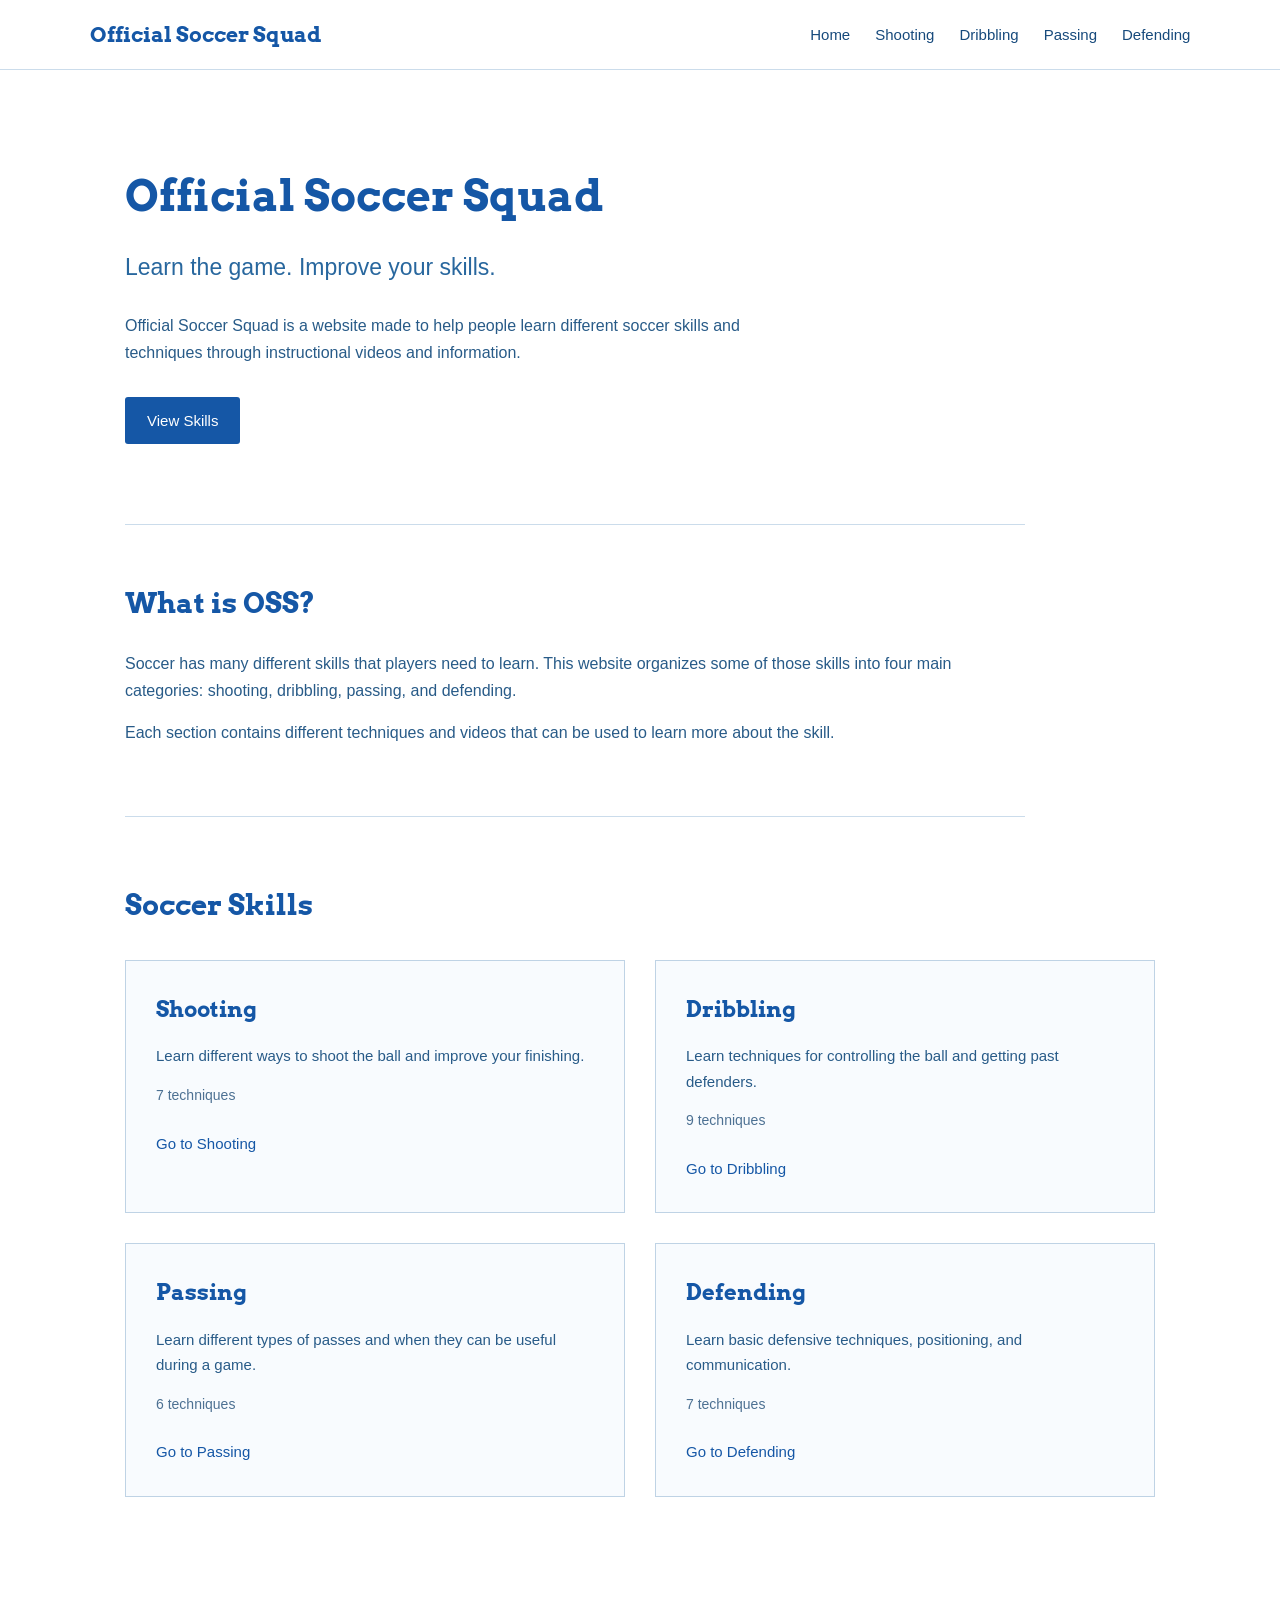
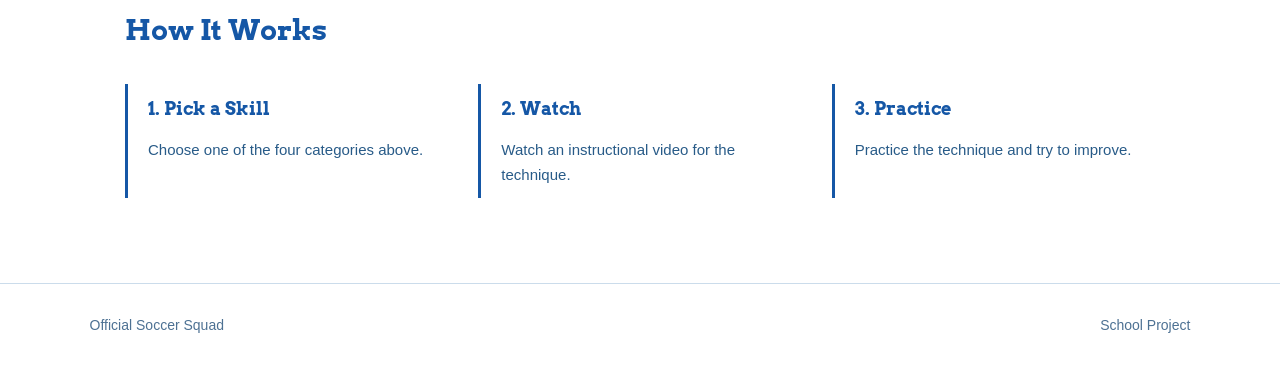
<file: index.html>
<!DOCTYPE html>
<html lang="en">
<head>
    <meta charset="UTF-8">
    <meta name="viewport" content="width=device-width, initial-scale=1.0">

    <title>Official Soccer Squad</title>
    <link rel="icon" href="favicon.ico">
    <link rel="stylesheet" href="style.css">
</head>

<body>

    <header>
        <nav class="navbar">

            <div class="logo">
                Official Soccer Squad
            </div>

            <div class="nav-links">
                <a href="index.html">Home</a>
                <a href="shooting.html">Shooting</a>
                <a href="dribbling.html">Dribbling</a>
                <a href="passing.html">Passing</a>
                <a href="defending.html">Defending</a>
            </div>

        </nav>
    </header>


    <main>

        <section class="welcome">

            <h1>Official Soccer Squad</h1>

            <p class="subtitle">
                Learn the game. Improve your skills.
            </p>

            <p>
                Official Soccer Squad is a website made to help people learn
                different soccer skills and techniques through instructional
                videos and information.
            </p>

            <a class="main-button" href="#skills">View Skills</a>

        </section>


        <section class="about">

            <h2>What is OSS?</h2>

            <p>
                Soccer has many different skills that players need to learn.
                This website organizes some of those skills into four main
                categories: shooting, dribbling, passing, and defending.
            </p>

            <p>
                Each section contains different techniques and videos that
                can be used to learn more about the skill.
            </p>

        </section>


        <section class="skills" id="skills">

            <h2>Soccer Skills</h2>

            <div class="skill-container">

                <div class="skill-card">

                    <h3>Shooting</h3>

                    <p>
                        Learn different ways to shoot the ball and improve
                        your finishing.
                    </p>

                    <p class="skill-count">
                        7 techniques
                    </p>

                    <a href="shooting.html">
                        Go to Shooting
                    </a>

                </div>


                <div class="skill-card">

                    <h3>Dribbling</h3>

                    <p>
                        Learn techniques for controlling the ball and getting
                        past defenders.
                    </p>

                    <p class="skill-count">
                        9 techniques
                    </p>

                    <a href="dribbling.html">
                        Go to Dribbling
                    </a>

                </div>


                <div class="skill-card">

                    <h3>Passing</h3>

                    <p>
                        Learn different types of passes and when they can be
                        useful during a game.
                    </p>

                    <p class="skill-count">
                        6 techniques
                    </p>

                    <a href="passing.html">
                        Go to Passing
                    </a>

                </div>


                <div class="skill-card">

                    <h3>Defending</h3>

                    <p>
                        Learn basic defensive techniques, positioning, and
                        communication.
                    </p>

                    <p class="skill-count">
                        7 techniques
                    </p>

                    <a href="defending.html">
                        Go to Defending
                    </a>

                </div>

            </div>

        </section>


        <section class="how-it-works">

            <h2>How It Works</h2>

            <div class="steps">

                <div class="step">

                    <h3>1. Pick a Skill</h3>

                    <p>
                        Choose one of the four categories above.
                    </p>

                </div>


                <div class="step">

                    <h3>2. Watch</h3>

                    <p>
                        Watch an instructional video for the technique.
                    </p>

                </div>


                <div class="step">

                    <h3>3. Practice</h3>

                    <p>
                        Practice the technique and try to improve.
                    </p>

                </div>

            </div>

        </section>

    </main>


    <footer>

        <p>Official Soccer Squad</p>

        <p>School Project</p>

    </footer>

</body>
</html>
</file>
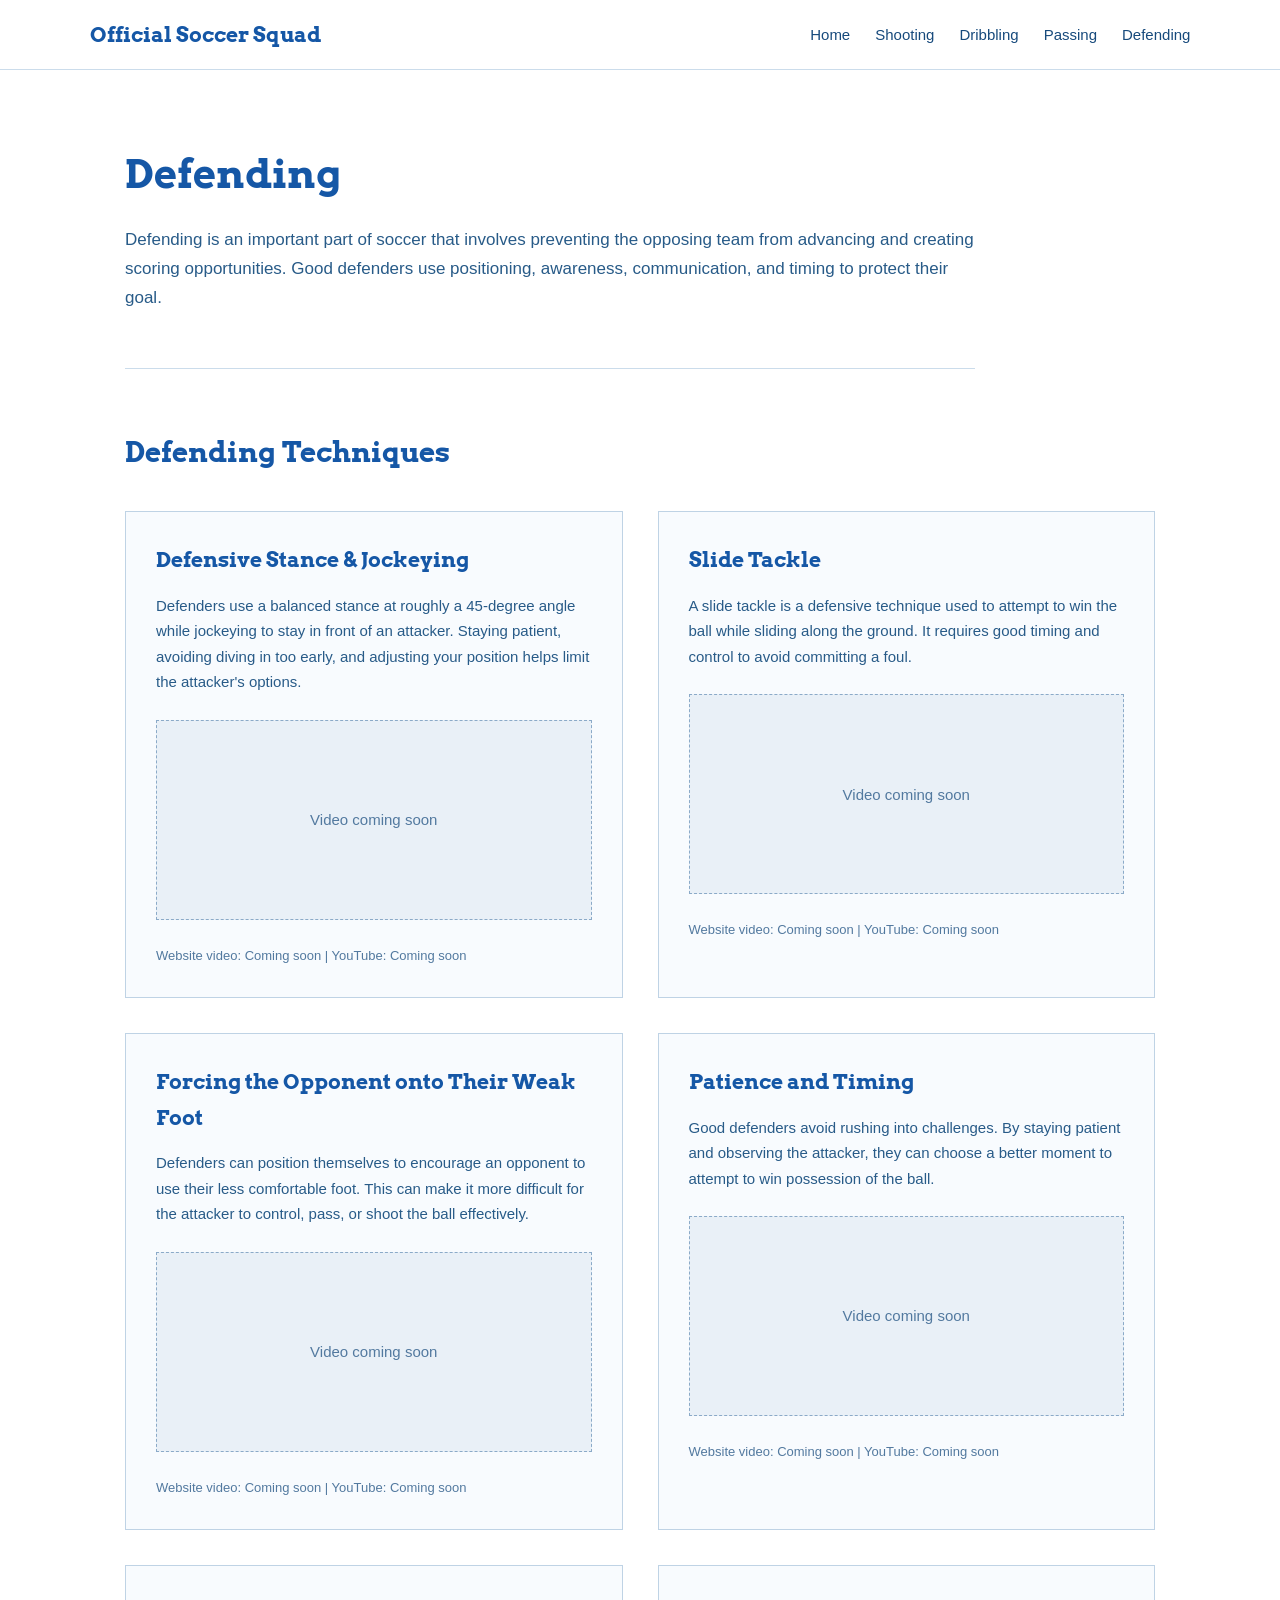
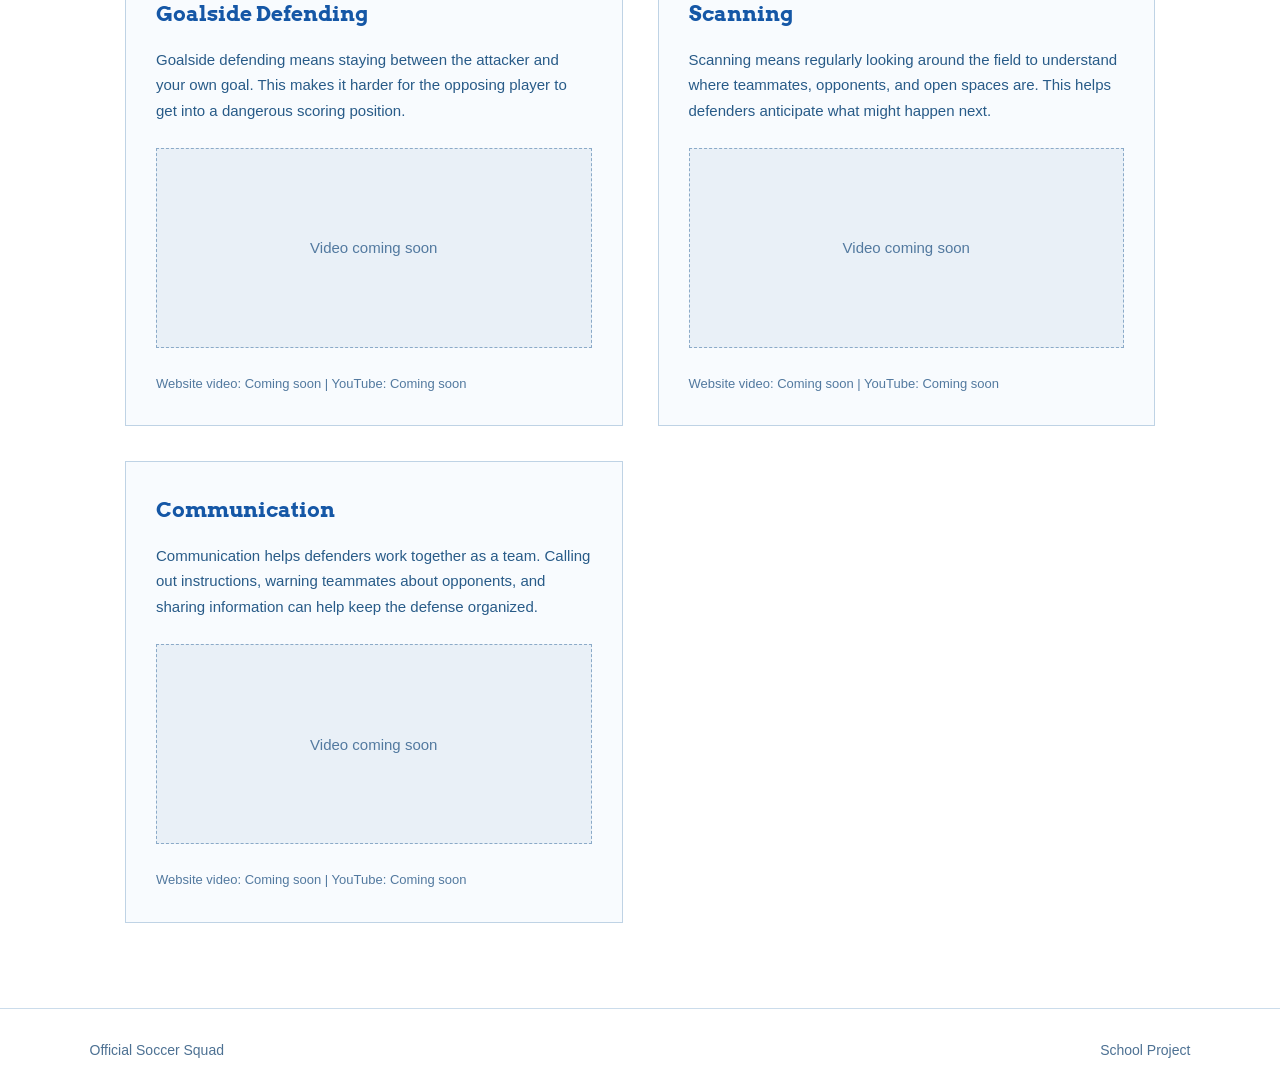
<file: defending.html>
<!DOCTYPE html>
<html lang="en">
<head>
    <meta charset="UTF-8">
    <meta name="viewport" content="width=device-width, initial-scale=1.0">
    <title>Defending - Official Soccer Squad</title>
    <link rel="stylesheet" href="style.css">
    <link rel="icon" href="favicon.ico">
</head>

<body>
<header>
    <nav class="navbar">
        <div class="logo">Official Soccer Squad</div>

        <div class="nav-links">
            <a href="index.html">Home</a>
            <a href="shooting.html">Shooting</a>
            <a href="dribbling.html">Dribbling</a>
            <a href="passing.html">Passing</a>
            <a href="defending.html">Defending</a>
        </div>
    </nav>
</header>

<main>
    <section class="page-intro">
        <h1>Defending</h1>
        <p>Defending is an important part of soccer that involves preventing the opposing team from advancing and creating scoring opportunities. Good defenders use positioning, awareness, communication, and timing to protect their goal.</p>
    </section>


    <section class="techniques">
        <h2>Defending Techniques</h2>

        <div class="technique-grid">

            <div class="technique-card">
                <h3>Defensive Stance & Jockeying</h3>
                <p>Defenders use a balanced stance at roughly a 45-degree angle while jockeying to stay in front of an attacker. Staying patient, avoiding diving in too early, and adjusting your position helps limit the attacker's options.</p>

                <div class="video-placeholder">
                    Video coming soon
                </div>

                <p class="video-options">
                    Website video: Coming soon | YouTube: Coming soon
                </p>
            </div>

            <div class="technique-card">
                <h3>Slide Tackle</h3>
                <p>A slide tackle is a defensive technique used to attempt to win the ball while sliding along the ground. It requires good timing and control to avoid committing a foul.</p>

                <div class="video-placeholder">
                    Video coming soon
                </div>

                <p class="video-options">
                    Website video: Coming soon | YouTube: Coming soon
                </p>
            </div>


            <div class="technique-card">
                <h3>Forcing the Opponent onto Their Weak Foot</h3>
                <p>Defenders can position themselves to encourage an opponent to use their less comfortable foot. This can make it more difficult for the attacker to control, pass, or shoot the ball effectively.</p>

                <div class="video-placeholder">
                    Video coming soon
                </div>

                <p class="video-options">
                    Website video: Coming soon | YouTube: Coming soon
                </p>
            </div>


            <div class="technique-card">
                <h3>Patience and Timing</h3>
                <p>Good defenders avoid rushing into challenges. By staying patient and observing the attacker, they can choose a better moment to attempt to win possession of the ball.
                </p>

                <div class="video-placeholder">
                    Video coming soon
                </div>

                <p class="video-options">
                    Website video: Coming soon | YouTube: Coming soon
                </p>
            </div>


            <div class="technique-card">
                <h3>Goalside Defending</h3>
                <p>Goalside defending means staying between the attacker and your own goal. This makes it harder for the opposing player to get into a dangerous scoring position.</p>

                <div class="video-placeholder">
                    Video coming soon
                </div>

                <p class="video-options">
                    Website video: Coming soon | YouTube: Coming soon
                </p>
            </div>


            <div class="technique-card">
                <h3>Scanning</h3>
                <p>Scanning means regularly looking around the field to understand where teammates, opponents, and open spaces are. This helps defenders anticipate what might happen next.</p>

                <div class="video-placeholder">
                    Video coming soon
                </div>

                <p class="video-options">
                    Website video: Coming soon | YouTube: Coming soon
                </p>
            </div>


            <div class="technique-card">
                <h3>Communication</h3>
                <p>Communication helps defenders work together as a team. Calling out instructions, warning teammates about opponents, and sharing information can help keep the defense organized.</p>

                <div class="video-placeholder">
                    Video coming soon
                </div>

                <p class="video-options">
                    Website video: Coming soon | YouTube: Coming soon
                </p>
            </div>

        </div>

    </section>

</main>


<footer>
    <p>Official Soccer Squad</p>
    <p>School Project</p>
</footer>

</body>
</html>
</file>
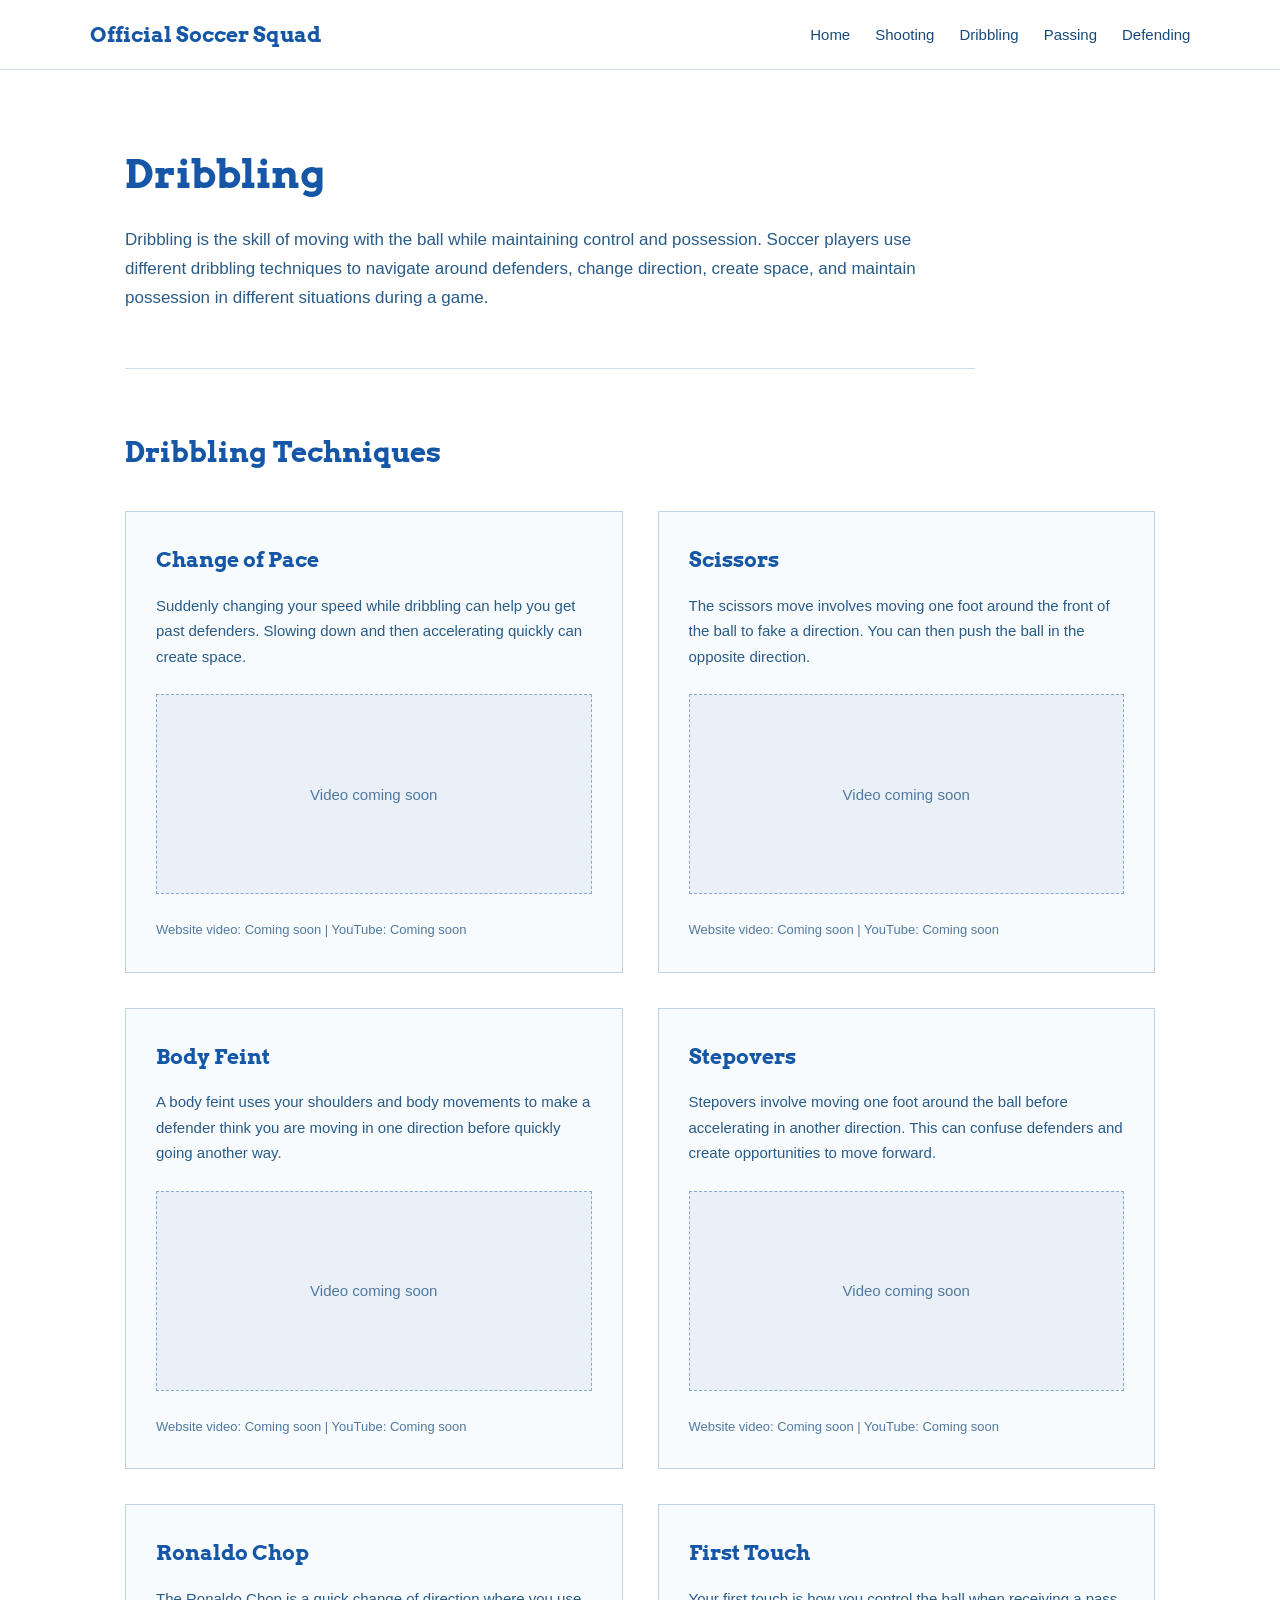
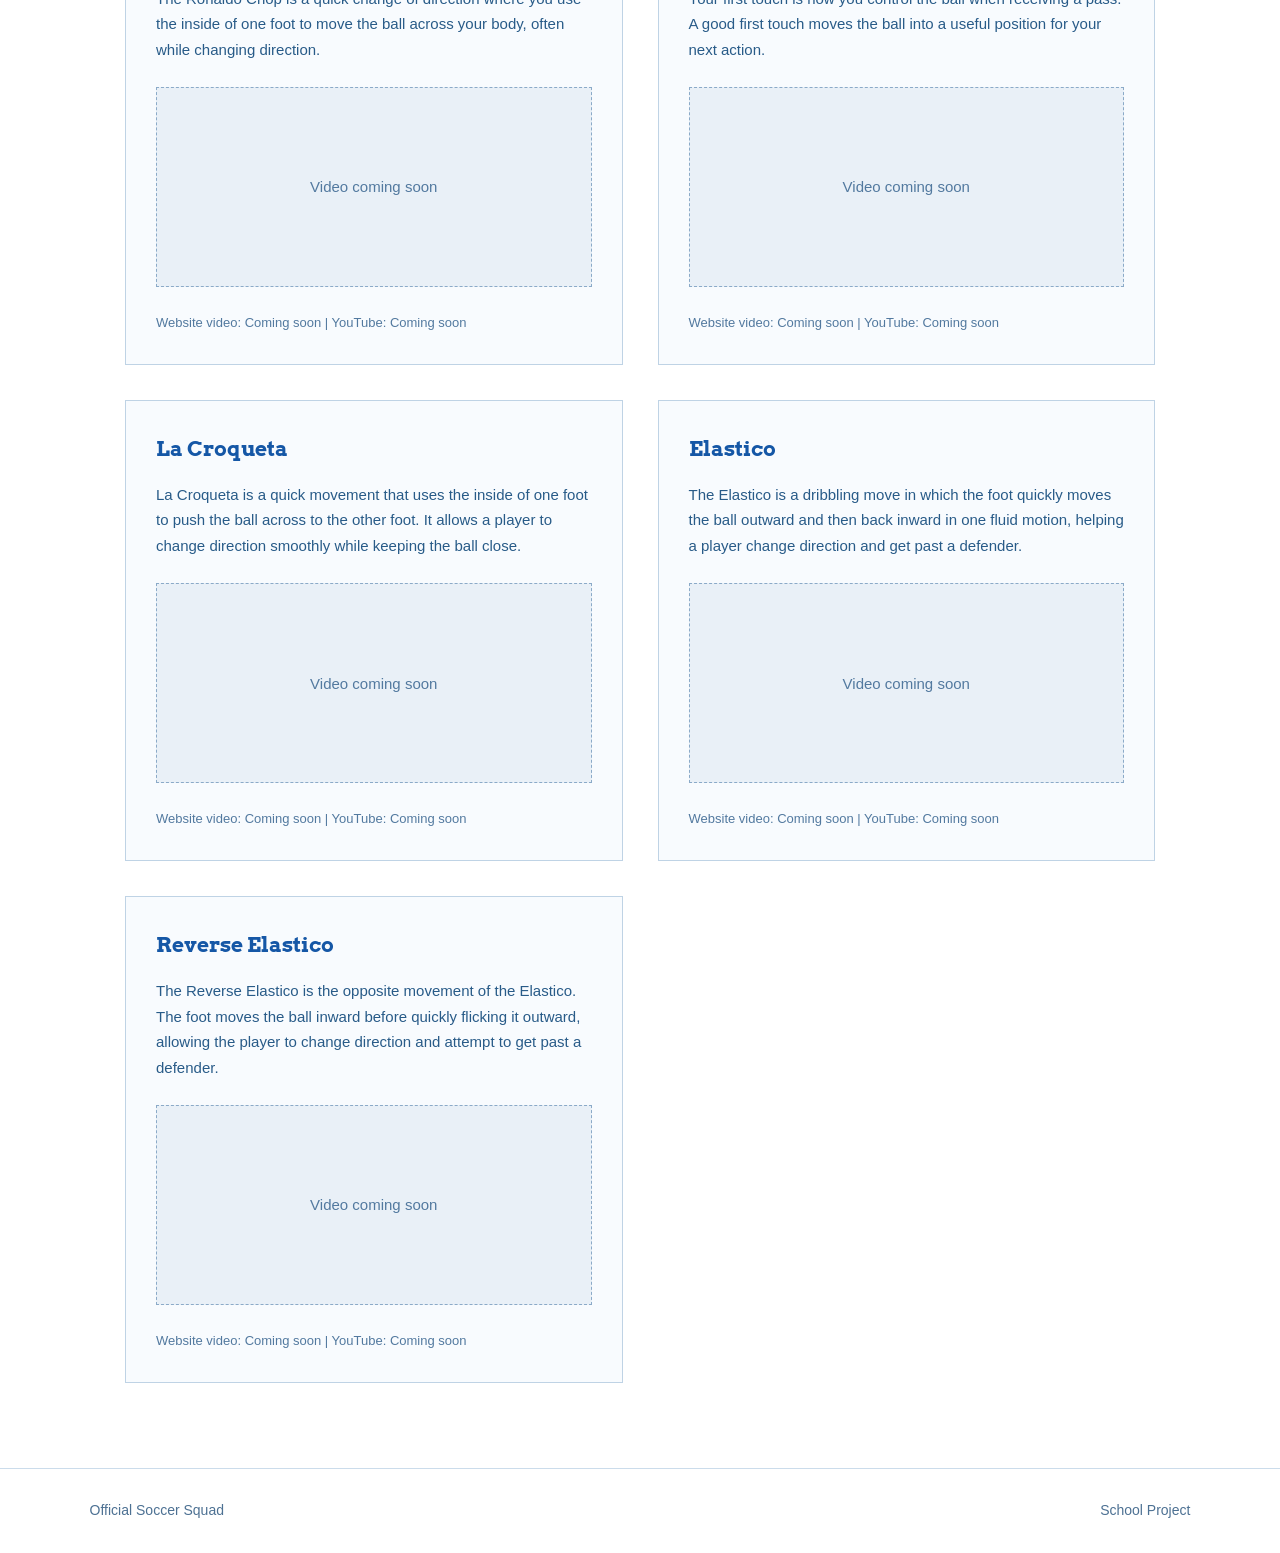
<file: dribbling.html>
<!DOCTYPE html>
<html lang="en">
<head>
    <meta charset="UTF-8">
    <meta name="viewport" content="width=device-width, initial-scale=1.0">
    <title>Dribbling | Official Soccer Squad</title>
    <link rel="icon" href="favicon.ico">
    <link rel="stylesheet" href="style.css">
</head>

<body>
<header>
    <nav class="navbar">
        <div class="logo">Official Soccer Squad</div>
       
        <div class="nav-links">
            <a href="index.html">Home</a>
            <a href="shooting.html">Shooting</a>
            <a href="dribbling.html">Dribbling</a>
            <a href="passing.html">Passing</a>
            <a href="defending.html">Defending</a>
        </div>
    </nav>
</header>

<main>
    <section class="page-intro">
        <h1>Dribbling</h1>
        <p>Dribbling is the skill of moving with the ball while maintaining control and possession. Soccer players use different dribbling techniques to navigate around defenders, change direction, create space, and maintain possession in different situations during a game.</p>
    </section>

    <section class="techniques">
        <h2>Dribbling Techniques</h2>
        <div class="technique-grid">
        
            <div class="technique-card">
                <h3>Change of Pace</h3>
                <p>Suddenly changing your speed while dribbling can help you get past defenders. Slowing down and then accelerating quickly can create space.</p>
        
                <div class="video-placeholder">
                    Video coming soon
                </div>
        
                <p class="video-options">
                    Website video: Coming soon | YouTube: Coming soon
                </p>
            </div>
        
        
            <div class="technique-card">
                <h3>Scissors</h3>
                <p>The scissors move involves moving one foot around the front of the ball to fake a direction. You can then push the ball in the opposite direction.</p>
        
                <div class="video-placeholder">
                    Video coming soon
                </div>
        
                <p class="video-options">
                    Website video: Coming soon | YouTube: Coming soon
                </p>
            </div>
        
        
            <div class="technique-card">
                <h3>Body Feint</h3>
                <p>A body feint uses your shoulders and body movements to make a defender think you are moving in one direction before quickly going another way.</p>
        
                <div class="video-placeholder">
                    Video coming soon
                </div>
        
                <p class="video-options">
                    Website video: Coming soon | YouTube: Coming soon
                </p>
            </div>
        
        
            <div class="technique-card">
                <h3>Stepovers</h3>
                <p>Stepovers involve moving one foot around the ball before accelerating in another direction. This can confuse defenders and create opportunities to move forward.</p>
        
                <div class="video-placeholder">
                    Video coming soon
                </div>
        
                <p class="video-options">
                    Website video: Coming soon | YouTube: Coming soon
                </p>
            </div>
        
        
            <div class="technique-card">
                <h3>Ronaldo Chop</h3>
                <p>The Ronaldo Chop is a quick change of direction where you use the inside of one foot to move the ball across your body, often while changing direction.</p>
        
                <div class="video-placeholder">
                    Video coming soon
                </div>
        
                <p class="video-options">
                    Website video: Coming soon | YouTube: Coming soon
                </p>
            </div>
        
        
            <div class="technique-card">
                <h3>First Touch</h3>
                <p>Your first touch is how you control the ball when receiving a pass. A good first touch moves the ball into a useful position for your next action.</p>
        
                <div class="video-placeholder">
                    Video coming soon
                </div>
        
                <p class="video-options">
                    Website video: Coming soon | YouTube: Coming soon
                </p>
            </div>
           
            
            <div class="technique-card">
                <h3>La Croqueta</h3>
                <p>La Croqueta is a quick movement that uses the inside of one foot to push the ball across to the other foot. It allows a player to change direction smoothly while keeping the ball close.</p>

                <div class="video-placeholder">
                    Video coming soon
                </div>

                <p class="video-options">
                    Website video: Coming soon | YouTube: Coming soon
                </p>
            </div>
           
            
            <div class="technique-card">
                <h3>Elastico</h3>
                <p>The Elastico is a dribbling move in which the foot quickly moves the ball outward and then back inward in one fluid motion, helping a player change direction and get past a defender.</p>
            
                <div class="video-placeholder">
                    Video coming soon
                </div>
            
                <p class="video-options">
                    Website video: Coming soon | YouTube: Coming soon
                </p>
            </div>

            <div class="technique-card">
                <h3>Reverse Elastico</h3>
                <p>The Reverse Elastico is the opposite movement of the Elastico. The foot moves the ball inward before quickly flicking it outward, allowing the player to change direction and attempt to get past a defender.</p>
            
                <div class="video-placeholder">
                    Video coming soon
                </div>
            
                <p class="video-options">
                    Website video: Coming soon | YouTube: Coming soon
                </p>
            </div>
            
        </div>

    </section>

</main>


<footer>
    <p>Official Soccer Squad</p>
    <p>School Project</p>
</footer>

</body>
</html>
</file>
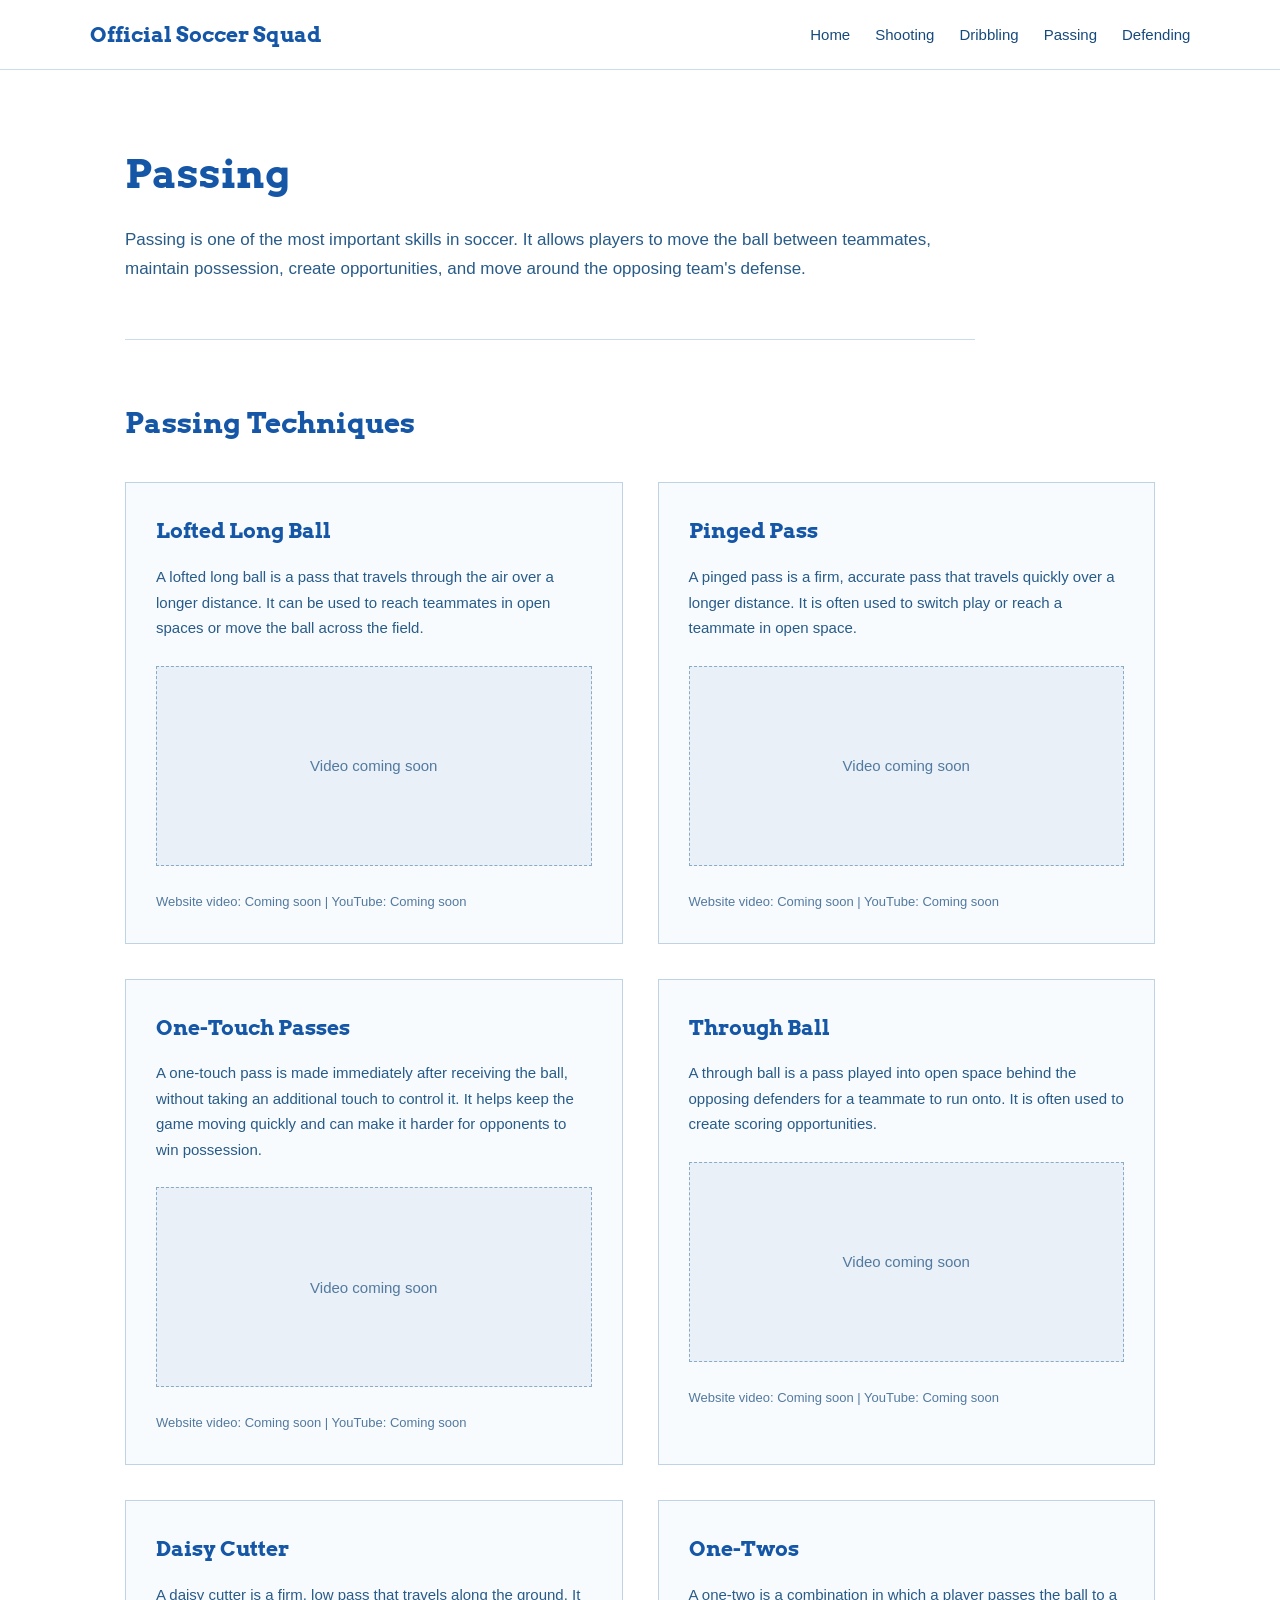
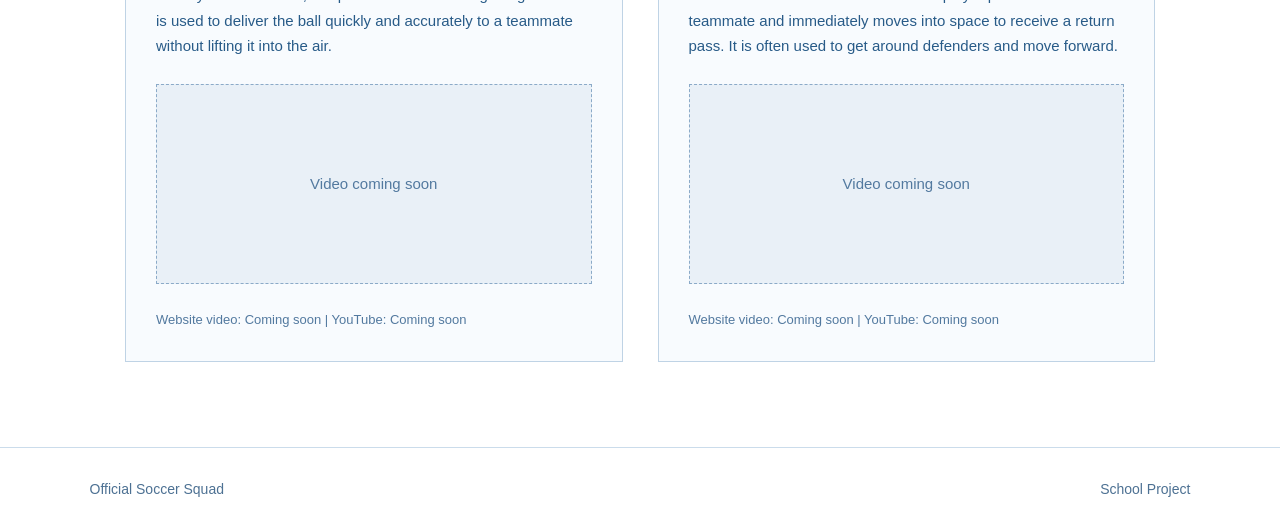
<file: passing.html>
<!DOCTYPE html>
<html lang="en">
<head>
    <meta charset="UTF-8">
    <meta name="viewport" content="width=device-width, initial-scale=1.0">
    <title>Passing - Official Soccer Squad</title>
    <link rel="stylesheet" href="style.css">
    <link rel="icon" href="favicon.ico">
</head>

<body>
<header>
    <nav class="navbar">
        <div class="logo">Official Soccer Squad</div>

        <div class="nav-links">
            <a href="index.html">Home</a>
            <a href="shooting.html">Shooting</a>
            <a href="dribbling.html">Dribbling</a>
            <a href="passing.html">Passing</a>
            <a href="defending.html">Defending</a>
        </div>
    </nav>
</header>

<main>
    <section class="page-intro">
        <h1>Passing</h1>
        <p>Passing is one of the most important skills in soccer. It allows players to move the ball between teammates, maintain possession, create opportunities, and move around the opposing team's defense.</p>
    </section>

    <section class="techniques">
        <h2>Passing Techniques</h2>
        <div class="technique-grid">

            <div class="technique-card">
                <h3>Lofted Long Ball</h3>
                <p>A lofted long ball is a pass that travels through the air over a longer distance. It can be used to reach teammates in open spaces or move the ball across the field.</p>

                <div class="video-placeholder">
                    Video coming soon
                </div>

                <p class="video-options">
                    Website video: Coming soon | YouTube: Coming soon
                </p>
            </div>


            <div class="technique-card">
                <h3>Pinged Pass</h3>
                <p>A pinged pass is a firm, accurate pass that travels quickly over a longer distance. It is often used to switch play or reach a teammate in open space.</p>

                <div class="video-placeholder">
                    Video coming soon
                </div>

                <p class="video-options">
                    Website video: Coming soon | YouTube: Coming soon
                </p>
            </div>

    
            <div class="technique-card">
                <h3>One-Touch Passes</h3>
                <p>A one-touch pass is made immediately after receiving the ball, without taking an additional touch to control it. It helps keep the game moving quickly and can make it harder for opponents to win possession.</p>

                <div class="video-placeholder">
                    Video coming soon
                </div>

                <p class="video-options">
                    Website video: Coming soon | YouTube: Coming soon
                </p>
            </div>


            <div class="technique-card">
                <h3>Through Ball</h3>
                <p>A through ball is a pass played into open space behind the opposing defenders for a teammate to run onto. It is often used to create scoring opportunities.</p>

                <div class="video-placeholder">
                    Video coming soon
                </div>

                <p class="video-options">
                    Website video: Coming soon | YouTube: Coming soon
                </p>
            </div>

            
            <div class="technique-card">
                <h3>Daisy Cutter</h3>
                <p>A daisy cutter is a firm, low pass that travels along the ground. It is used to deliver the ball quickly and accurately to a teammate without lifting it into the air.</p>

    
                <div class="video-placeholder">
                    Video coming soon
                </div>

                <p class="video-options">
                    Website video: Coming soon | YouTube: Coming soon
                </p>
            </div>

            <div class="technique-card">
                <h3>One-Twos</h3>
                <p>A one-two is a combination in which a player passes the ball to a teammate and immediately moves into space to receive a return pass. It is often used to get around defenders and move forward.</p>

                <div class="video-placeholder">
                    Video coming soon
                </div>
            
                <p class="video-options">
                    Website video: Coming soon | YouTube: Coming soon
                </p>
            </div>
        
        </div>

    </section>

</main>


<footer>
    <p>Official Soccer Squad</p>
    <p>School Project</p>
</footer>

</body>
</html>
</file>
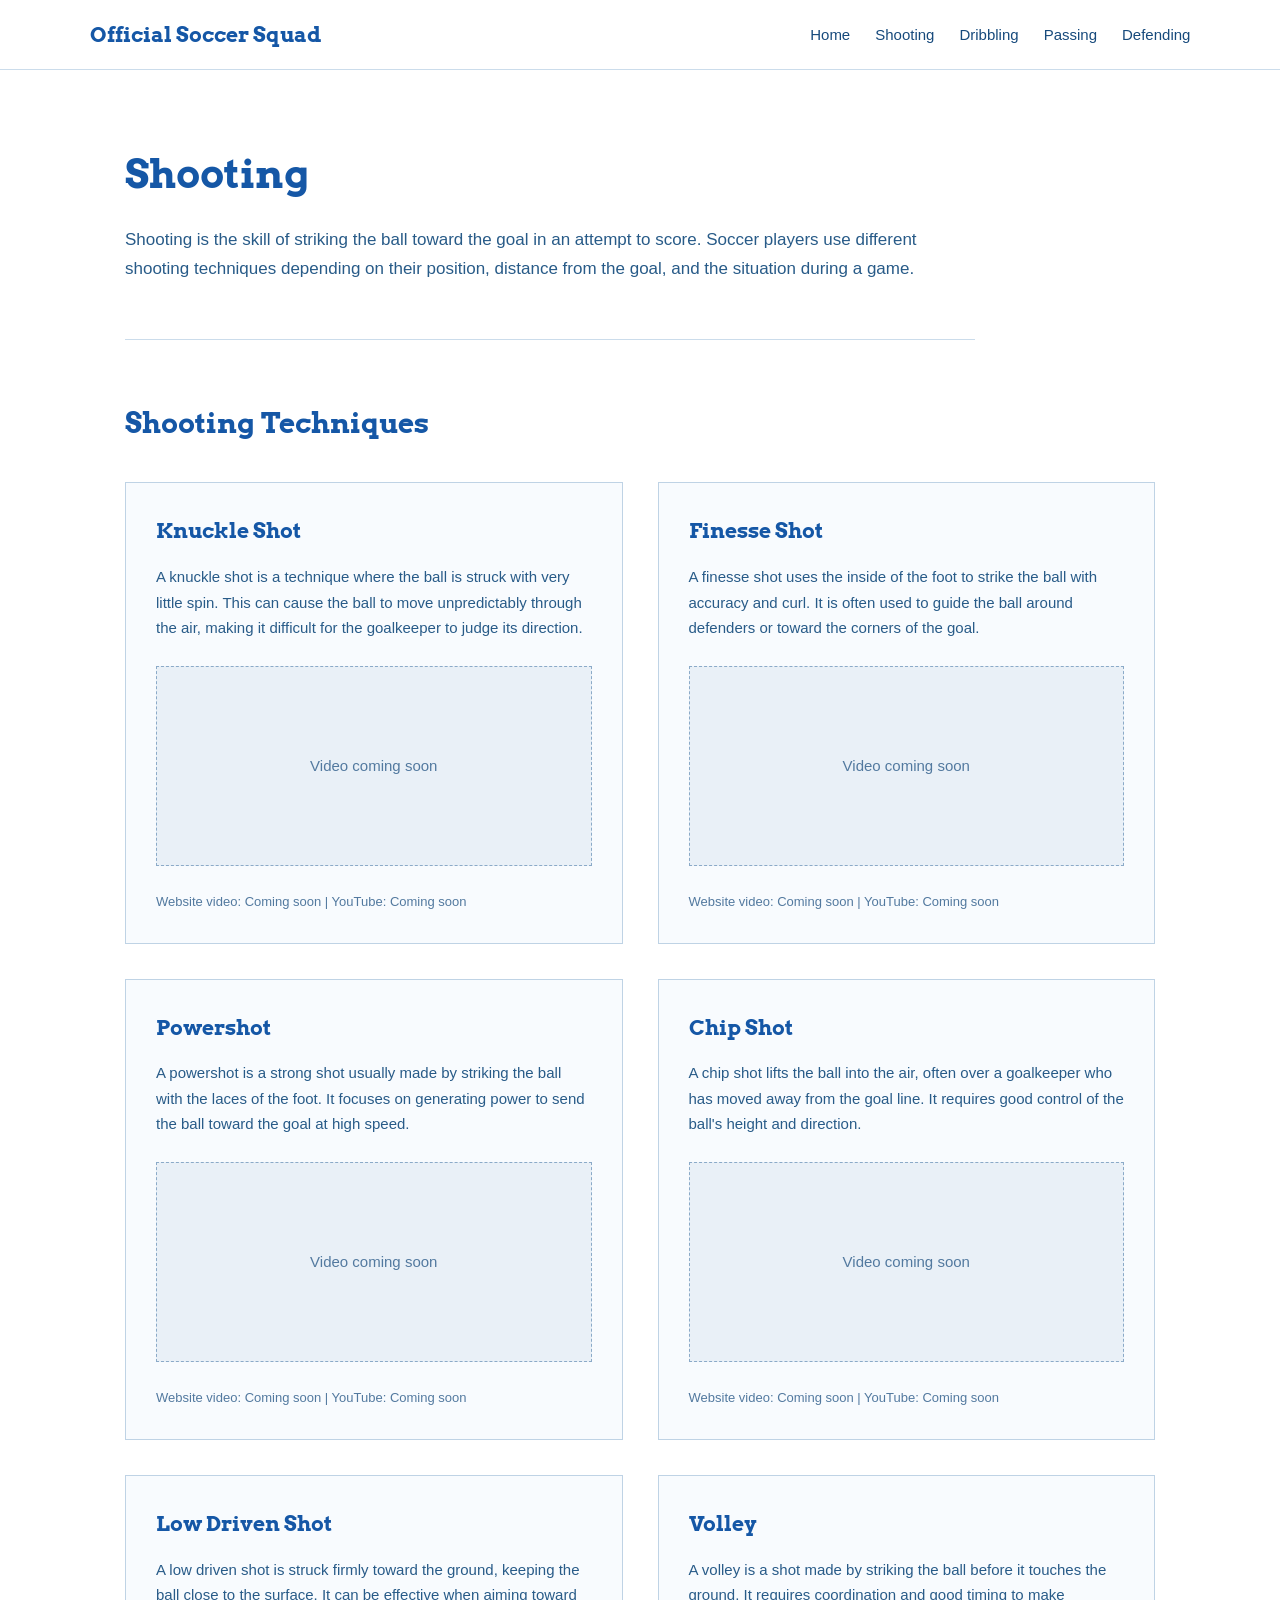
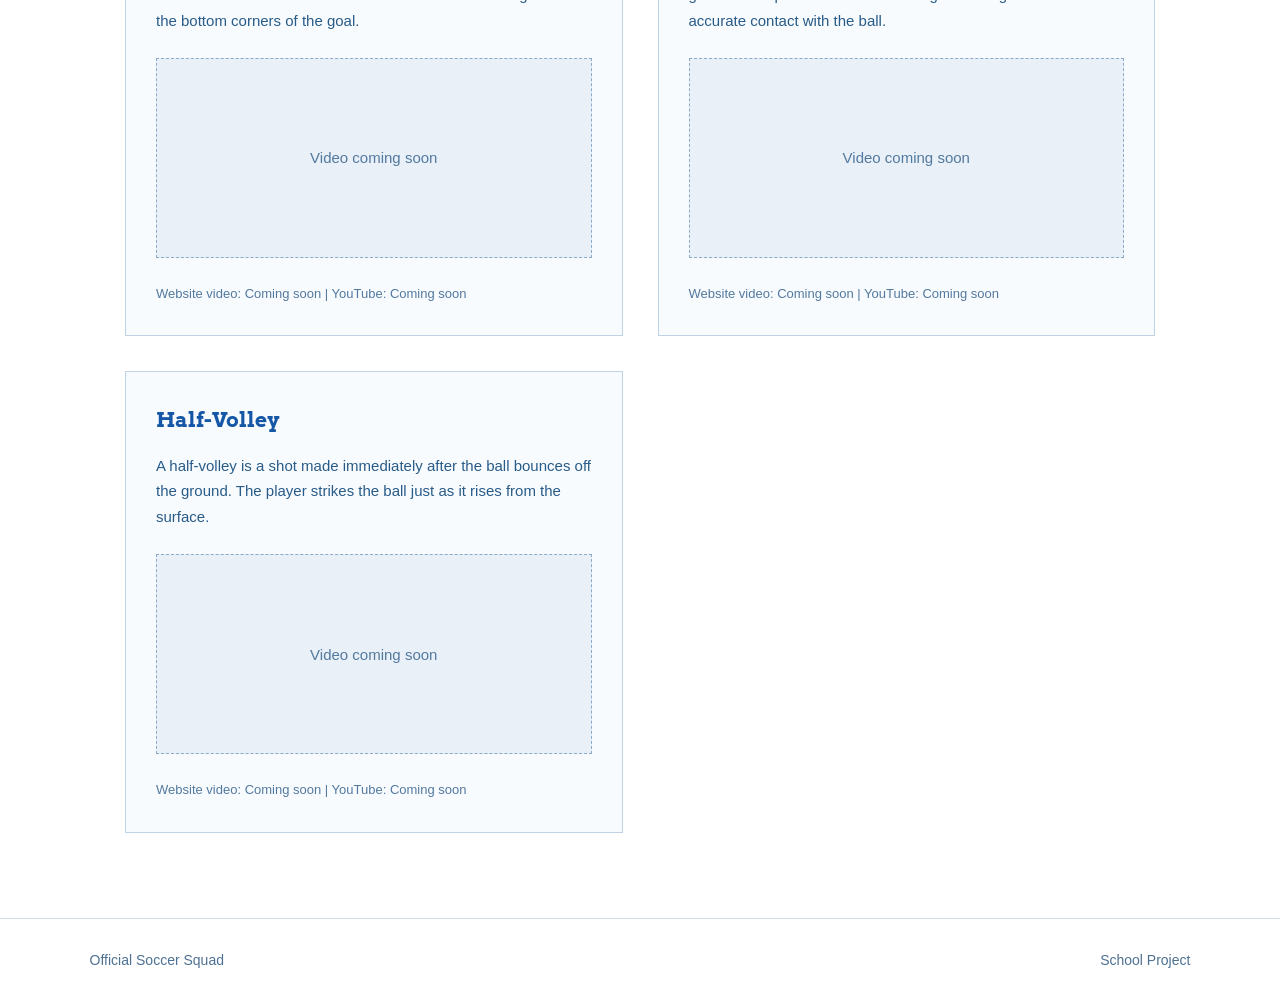
<file: shooting.html>
<!DOCTYPE html>
<html lang="en">
<head>
    <meta charset="UTF-8">
    <meta name="viewport" content="width=device-width, initial-scale=1.0">
    <title>Shooting - Official Soccer Squad</title>
    <link rel="stylesheet" href="style.css">
    <link rel="icon" href="favicon.ico">
</head>

<body>
<header>
    <nav class="navbar">
        <div class="logo">Official Soccer Squad</div>

        <div class="nav-links">
            <a href="index.html">Home</a>
            <a href="shooting.html">Shooting</a>
            <a href="dribbling.html">Dribbling</a>
            <a href="passing.html">Passing</a>
            <a href="defending.html">Defending</a>
        </div>
    </nav>
</header>

<main>
    <section class="page-intro">
        <h1>Shooting</h1>
        <p>Shooting is the skill of striking the ball toward the goal in an attempt to score. Soccer players use different shooting techniques depending on their position, distance from the goal, and the situation during a game.</p>
    </section>

    <section class="techniques">
        <h2>Shooting Techniques</h2>
        <div class="technique-grid">
           
            <div class="technique-card">
                <h3>Knuckle Shot</h3>
                <p>A knuckle shot is a technique where the ball is struck with very little spin. This can cause the ball to move unpredictably through the air, making it difficult for the goalkeeper to judge its direction.</p>

                <div class="video-placeholder">
                    Video coming soon
                </div>

                <p class="video-options">
                    Website video: Coming soon | YouTube: Coming soon
                </p>
            </div>


            <div class="technique-card">
                <h3>Finesse Shot</h3>
                <p>A finesse shot uses the inside of the foot to strike the ball with accuracy and curl. It is often used to guide the ball around defenders or toward the corners of the goal.</p>

                <div class="video-placeholder">
                    Video coming soon
                </div>

                <p class="video-options">
                    Website video: Coming soon | YouTube: Coming soon
                </p>
            </div>


            <div class="technique-card">
                <h3>Powershot</h3>
                <p>A powershot is a strong shot usually made by striking the ball with the laces of the foot. It focuses on generating power to send the ball toward the goal at high speed.</p>

                <div class="video-placeholder">
                    Video coming soon
                </div>

                <p class="video-options">
                    Website video: Coming soon | YouTube: Coming soon
                </p>
            </div>


            <div class="technique-card">
                <h3>Chip Shot</h3>
                <p>A chip shot lifts the ball into the air, often over a goalkeeper who has moved away from the goal line. It requires good control of the ball's height and direction.</p>

                <div class="video-placeholder">
                    Video coming soon
                </div>

                <p class="video-options">
                    Website video: Coming soon | YouTube: Coming soon
                </p>
            </div>


            <div class="technique-card">
                <h3>Low Driven Shot</h3>
                <p>A low driven shot is struck firmly toward the ground, keeping the ball close to the surface. It can be effective when aiming toward the bottom corners of the goal.
                </p>

                <div class="video-placeholder">
                    Video coming soon
                </div>

                <p class="video-options">
                    Website video: Coming soon | YouTube: Coming soon
                </p>
            </div>


            <div class="technique-card">
                <h3>Volley</h3>
                <p>A volley is a shot made by striking the ball before it touches the ground. It requires coordination and good timing to make accurate contact with the ball.</p>

                <div class="video-placeholder">
                    Video coming soon
                </div>

                <p class="video-options">
                    Website video: Coming soon | YouTube: Coming soon
                </p>
            </div>


            <div class="technique-card">
                <h3>Half-Volley</h3>
                <p>A half-volley is a shot made immediately after the ball bounces off the ground. The player strikes the ball just as it rises from the surface.</p>

                <div class="video-placeholder">
                    Video coming soon
                </div>

                <p class="video-options">
                    Website video: Coming soon | YouTube: Coming soon
                </p>
            </div>

        </div>

    </section>

</main>


<footer>
    <p>Official Soccer Squad</p>
    <p>School Project</p>
</footer>

</body>
</html>
</file>
<file: style.css>
@import url('https://fonts.googleapis.com/css2?family=Arvo:wght@400;700&display=swap');


/* General */

* {
    box-sizing: border-box;
    margin: 0;
    padding: 0;
}

html {
    background-color: white;
}

body {
    background-color: white !important;
    color: #174a7c;
    font-family: Arial, Helvetica, sans-serif;
    line-height: 1.7;
}


/* Headings */

h1,
h2,
h3,
.logo {
    font-family: 'Arvo', serif;
}


/* Navigation */

.navbar {
    width: 100%;
    min-height: 70px;
    display: flex;
    align-items: center;
    justify-content: space-between;
    padding: 0 7%;
    background-color: white;
    border-bottom: 1px solid #cbdceb;
}

.logo {
    font-size: 21px;
    font-weight: bold;
    color: #1557a6;
}

.nav-links {
    display: flex;
    gap: 25px;
}

.nav-links a {
    color: #174a7c;
    text-decoration: none;
    font-size: 15px;
}

.nav-links a:hover {
    color: #1557a6;
    text-decoration: underline;
}


/* Main */

main {
    max-width: 1100px;
    margin: 0 auto;
    padding: 0 35px;
    background-color: white;
}


/* Homepage Welcome */

.welcome {
    padding: 90px 0 80px;
    max-width: 800px;
}

.welcome h1 {
    color: #1557a6;
    font-size: 43px;
    margin-bottom: 15px;
}

.subtitle {
    font-size: 23px;
    color: #28679e;
    margin-bottom: 25px;
}

.welcome p:not(.subtitle) {
    max-width: 650px;
    font-size: 16px;
    color: #285b88;
    margin-bottom: 30px;
}

.main-button {
    display: inline-block;
    background-color: #1557a6;
    color: white;
    text-decoration: none;
    padding: 11px 22px;
    border-radius: 3px;
    font-size: 15px;
}

.main-button:hover {
    background-color: #10447f;
}


/* About */

.about {
    border-top: 1px solid #cbdceb;
    border-bottom: 1px solid #cbdceb;
    padding: 55px 0;
    max-width: 900px;
}

.about h2,
.skills h2,
.how-it-works h2 {
    color: #1557a6;
    font-size: 28px;
    margin-bottom: 22px;
}

.about p {
    color: #285b88;
    max-width: 850px;
    margin-bottom: 15px;
}


/* Homepage Skills */

.skills {
    padding: 65px 0;
}

.skill-container {
    display: grid;
    grid-template-columns: 1fr 1fr;
    gap: 30px;
    margin-top: 30px;
}

.skill-card {
    border: 1px solid #bfd3e5;
    padding: 30px;
    background-color: #f8fbfe;
}

.skill-card h3 {
    font-size: 22px;
    color: #1557a6;
    margin-bottom: 15px;
}

.skill-card p {
    color: #285b88;
    font-size: 15px;
    margin-bottom: 15px;
}

.skill-card .skill-count {
    color: #4d7193;
    font-size: 14px;
}

.skill-card a {
    display: inline-block;
    margin-top: 8px;
    color: #1557a6;
    text-decoration: none;
    font-size: 15px;
}

.skill-card a:hover {
    text-decoration: underline;
}


/* How It Works */

.how-it-works {
    padding: 45px 0 85px;
}

.steps {
    display: flex;
    gap: 30px;
    margin-top: 30px;
}

.step {
    flex: 1;
    border-left: 3px solid #1557a6;
    padding: 10px 20px;
}

.step h3 {
    color: #1557a6;
    font-size: 18px;
    margin-bottom: 12px;
}

.step p {
    color: #285b88;
    font-size: 15px;
}


/* Category Page Introduction */

.page-intro {
    padding: 70px 0 55px;
    border-bottom: 1px solid #cbdceb;
    max-width: 850px;
}

.page-intro h1 {
    color: #1557a6;
    font-size: 40px;
    margin-bottom: 18px;
}

.page-intro p {
    color: #285b88;
    font-size: 17px;
}


/* Category Techniques */

.techniques {
    padding: 60px 0 85px;
}

.techniques h2 {
    color: #1557a6;
    font-family: 'Arvo', serif;
    font-size: 28px;
    margin-bottom: 35px;
}

.technique-grid {
    display: grid;
    grid-template-columns: 1fr 1fr;
    gap: 35px;
}

.technique-card {
    border: 1px solid #bfd3e5;
    background-color: #f8fbfe;
    padding: 30px;
}

.technique-card h3 {
    color: #1557a6;
    font-family: 'Arvo', serif;
    font-size: 21px;
    margin-bottom: 15px;
}

.technique-card p {
    color: #285b88;
    font-size: 15px;
    margin-bottom: 20px;
}


/* Video Placeholder */

.video-placeholder {
    background-color: #e9f0f7;
    border: 1px dashed #8baac8;
    height: 200px;

    display: flex;
    align-items: center;
    justify-content: center;

    color: #52799f;
    font-size: 15px;
    margin: 25px 0;
}

.technique-card .video-options {
    font-size: 13px;
    color: #52799f;
    margin-bottom: 0;
}


/* Footer */

footer {
    border-top: 1px solid #cbdceb;
    padding: 30px 7%;
    color: #4d7193;
    background-color: white;
    font-size: 14px;
    display: flex;
    justify-content: space-between;
}


/* Mobile Layout */

@media (max-width: 750px) {

    .navbar {
        flex-direction: column;
        align-items: flex-start;
        padding: 20px 25px;
        gap: 12px;
    }

    .nav-links {
        flex-wrap: wrap;
        gap: 12px 20px;
    }

    main {
        padding: 0 22px;
    }

    .welcome {
        padding: 55px 0;
    }

    .welcome h1 {
        font-size: 35px;
    }

    .skill-container,
    .technique-grid {
        grid-template-columns: 1fr;
    }

    .skill-container,
    .technique-grid {
        gap: 22px;
    }

    .steps {
        flex-direction: column;
        gap: 25px;
    }

    .page-intro {
        padding: 45px 0;
    }

    .page-intro h1 {
        font-size: 33px;
    }

    .techniques {
        padding: 40px 0 60px;
    }

    .technique-card {
        padding: 23px;
    }

    .video-placeholder {
        height: 180px;
    }

    footer {
        flex-direction: column;
        gap: 8px;
    }
}
</file>
